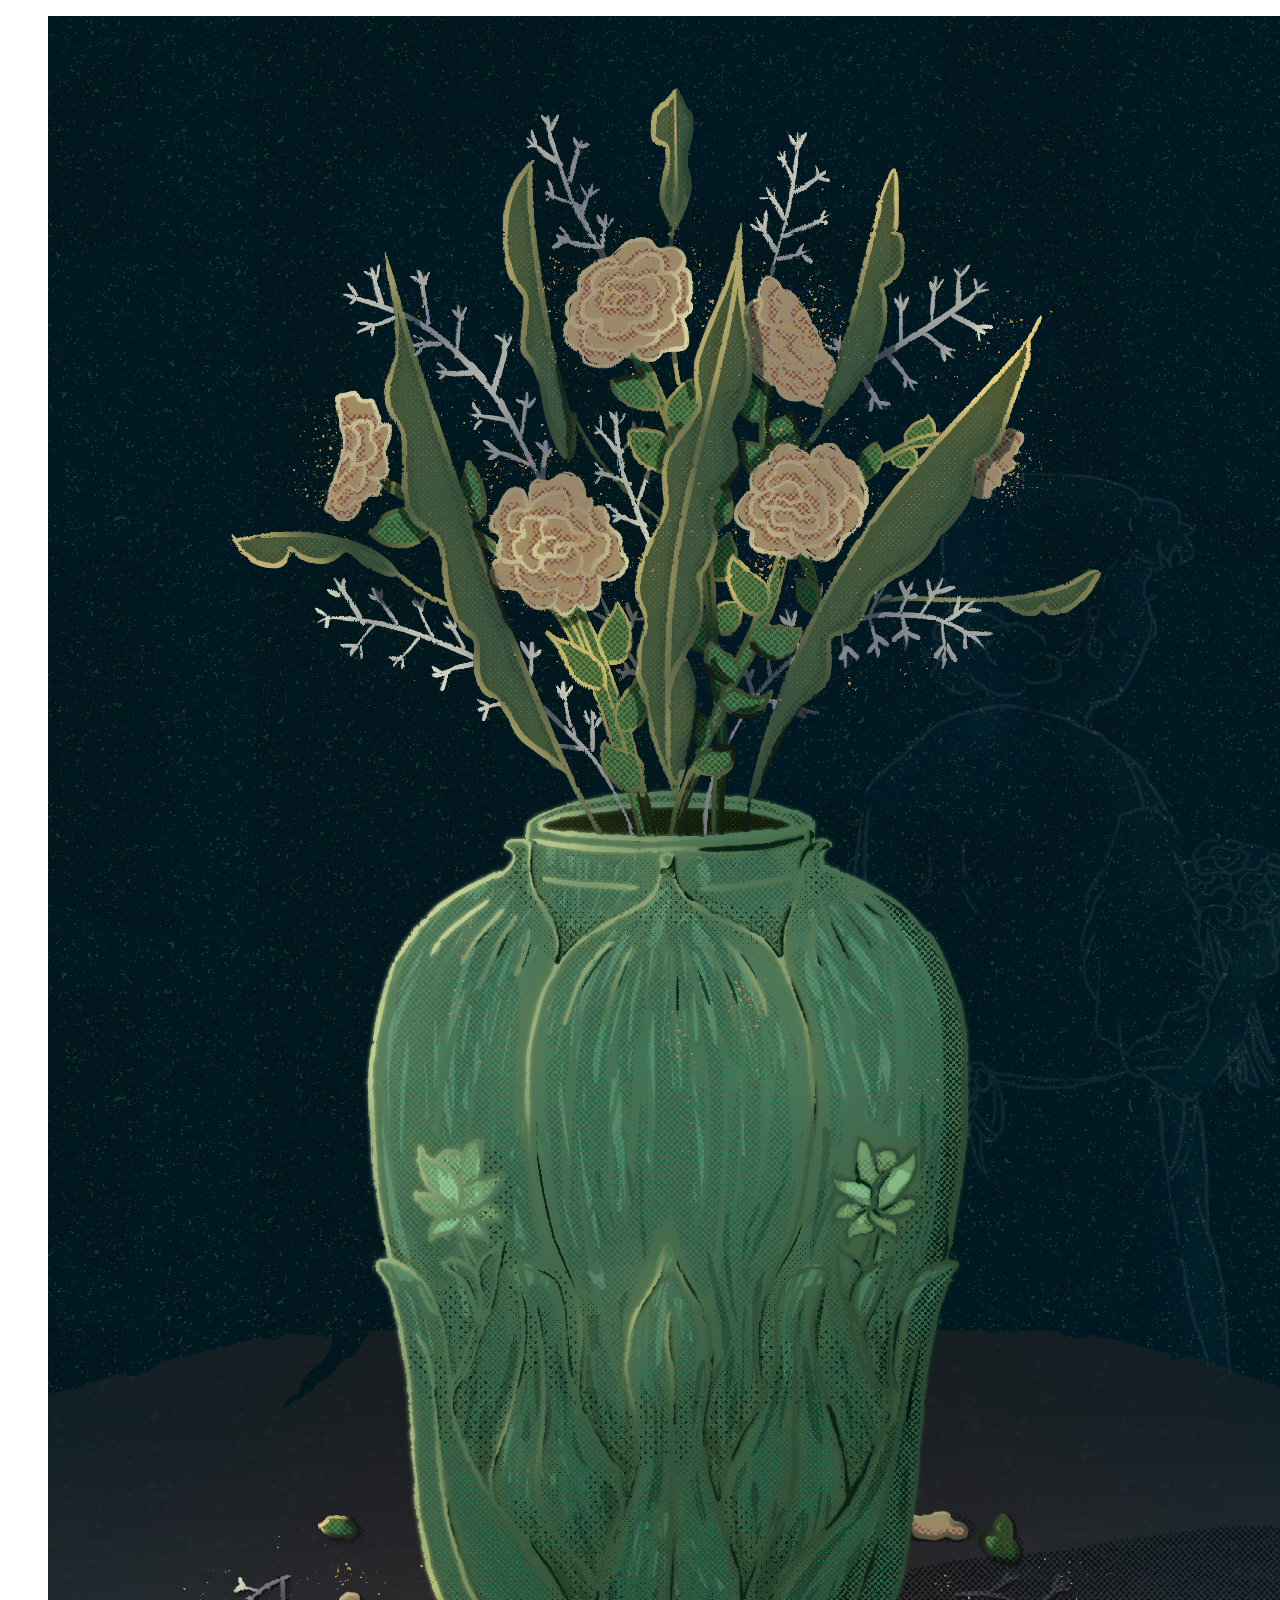
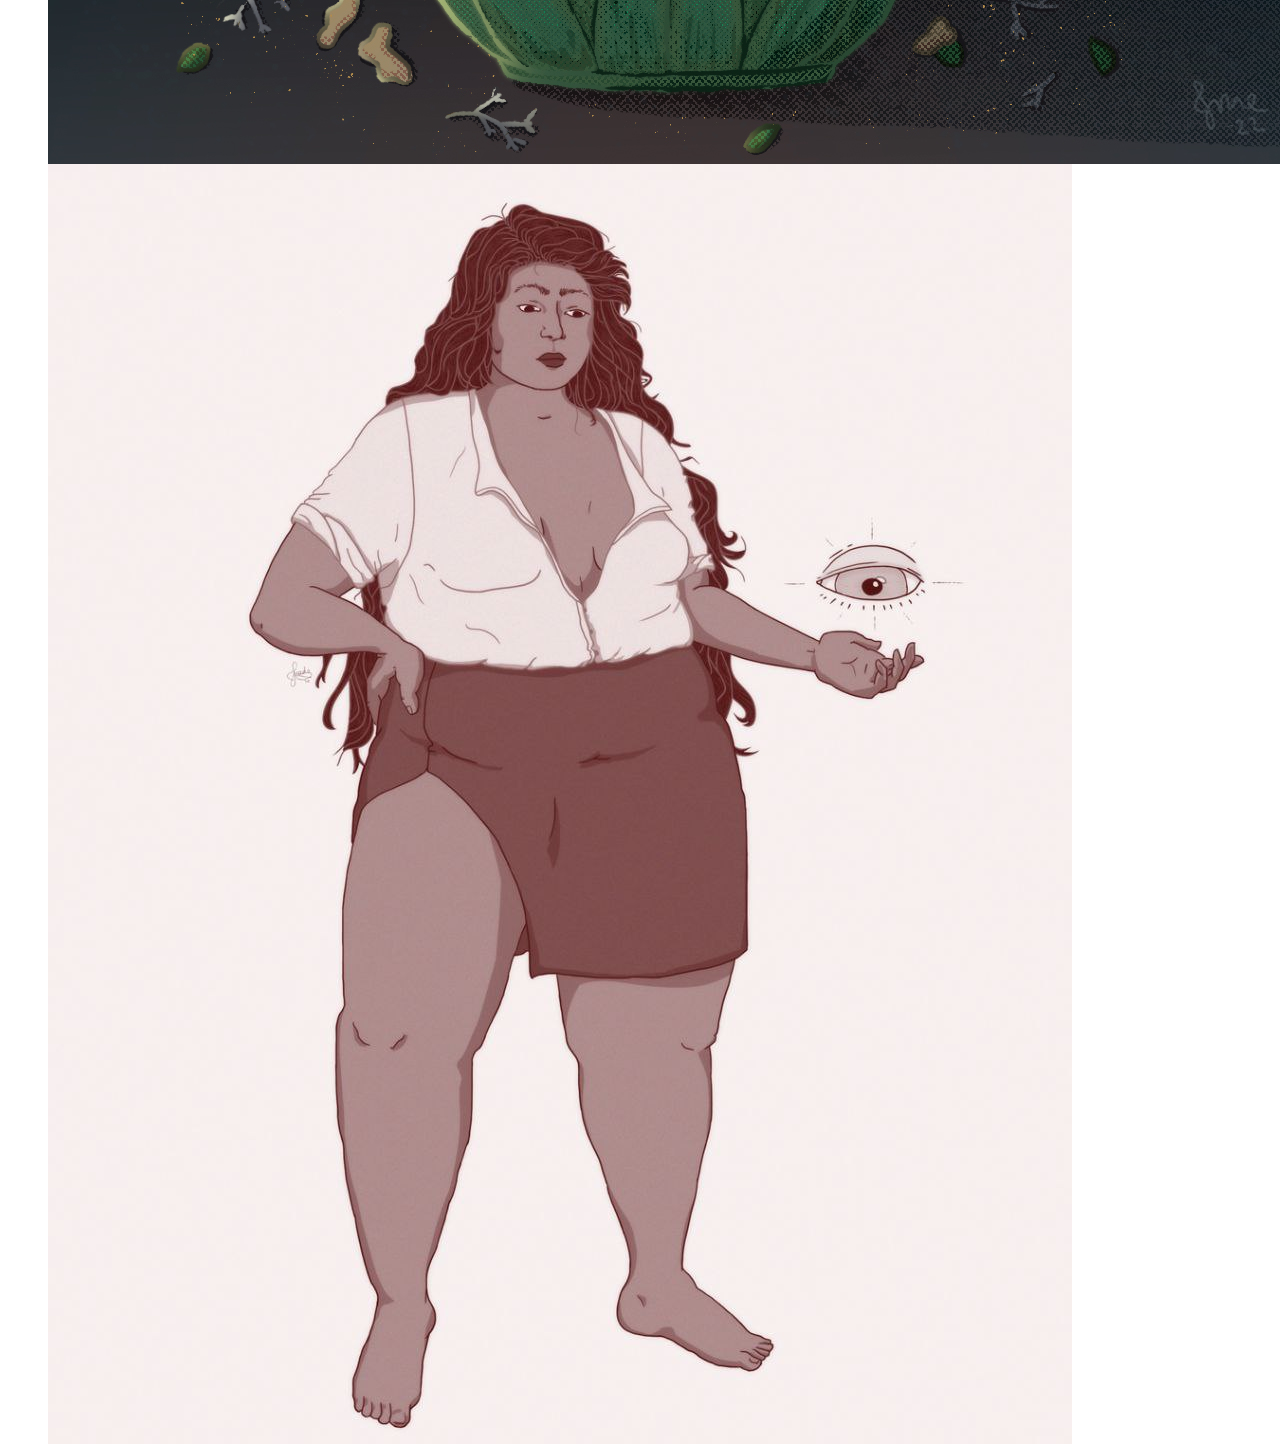
<file: WANDALUPE/guada/EJEMPLO.html>
<!DOCTYPE html>
<head>
	<meta charset="utf-8">
	<title>Caption Hover Animations</title>
	<meta name="viewport" content="width=device-width, initial-scale=1.0">
	<link rel="stylesheet" href="http://fonts.googleapis.com/css?family=Lato:400">
	<link rel="stylesheet" href="http://fonts.googleapis.com/css?family=Source+Sans+Pro:400,900">
	<style type="text/css">




	.caption-style-1 li{
		float: left;
		padding: 0px;
		position: relative;
		overflow: hidden;
	}

	.caption-style-1 li:hover .caption{
		opacity: 1;

	}


	.caption-style-1 img{
		margin: 0px;
		padding: 0px;
		float: left;
		z-index: 4;
	}


	.caption-style-1 .caption{
		cursor: pointer;
		position: absolute;
		opacity: 0;
		-webkit-transition:all 0.45s ease-in-out;
		-moz-transition:all 0.45s ease-in-out;
		-o-transition:all 0.45s ease-in-out;
		-ms-transition:all 0.45s ease-in-out;
		transition:all 0.45s ease-in-out;

	}
	.caption-style-1 .blur{
		background-color: rgba(0,0,0,0.65);
		height: 300px;
		width: 400px;
		z-index: 5;
		position: absolute;
	}

	.caption-style-1 .caption-text h1{
		text-transform: uppercase;
		font-size: 24px;
	}
	.caption-style-1 .caption-text{
		z-index: 10;
		color: #fff;
		position: absolute;
		width: 400px;
		height: 300px;
		text-align: center;
		top:100px;
	}

	/** Nav Menu */



	/** content **/
	.content{
		margin-top: 100px;
		margin-left: 100px;
		width: 700px;
	}
	.content h1, .content h2{
		font-family: "Source Sans Pro",sans-serif;
		color: #ecf0f1;
		padding: 0px;
		margin: 0px;
		font-weight: normal;
	}

	.content h1{
		font-weight: 900;
		font-size: 64px;
	}

	

	p.credit{
		padding-top: 20px;
		font-size: 12px;
	}



	</style>
</head>
<body>
	<div class="fork">



		<ul class="caption-style-1">
			<li>
				<img src="../WebPortfolio/02.jpg" alt="">
				<div class="caption">
					<div class="blur"></div>
					<div class="caption-text">
						<h1>Amazing Caption</h1>
						<p>Whatever It Is - Always Awesome</p>
					</div>
				</div>
			</li>
			<li>
				<img src="../WebPortfolio/03.jpg" alt="">
				<div class="caption">
					<div class="blur"></div>
					<div class="caption-text">
						<h1>Amazing Caption</h1>
						<p>Whatever It Is - Always Awesome</p>
					</div>
				</div>
			</li>
			
			
			
			
		</ul>

</body>
</html>
</file>
